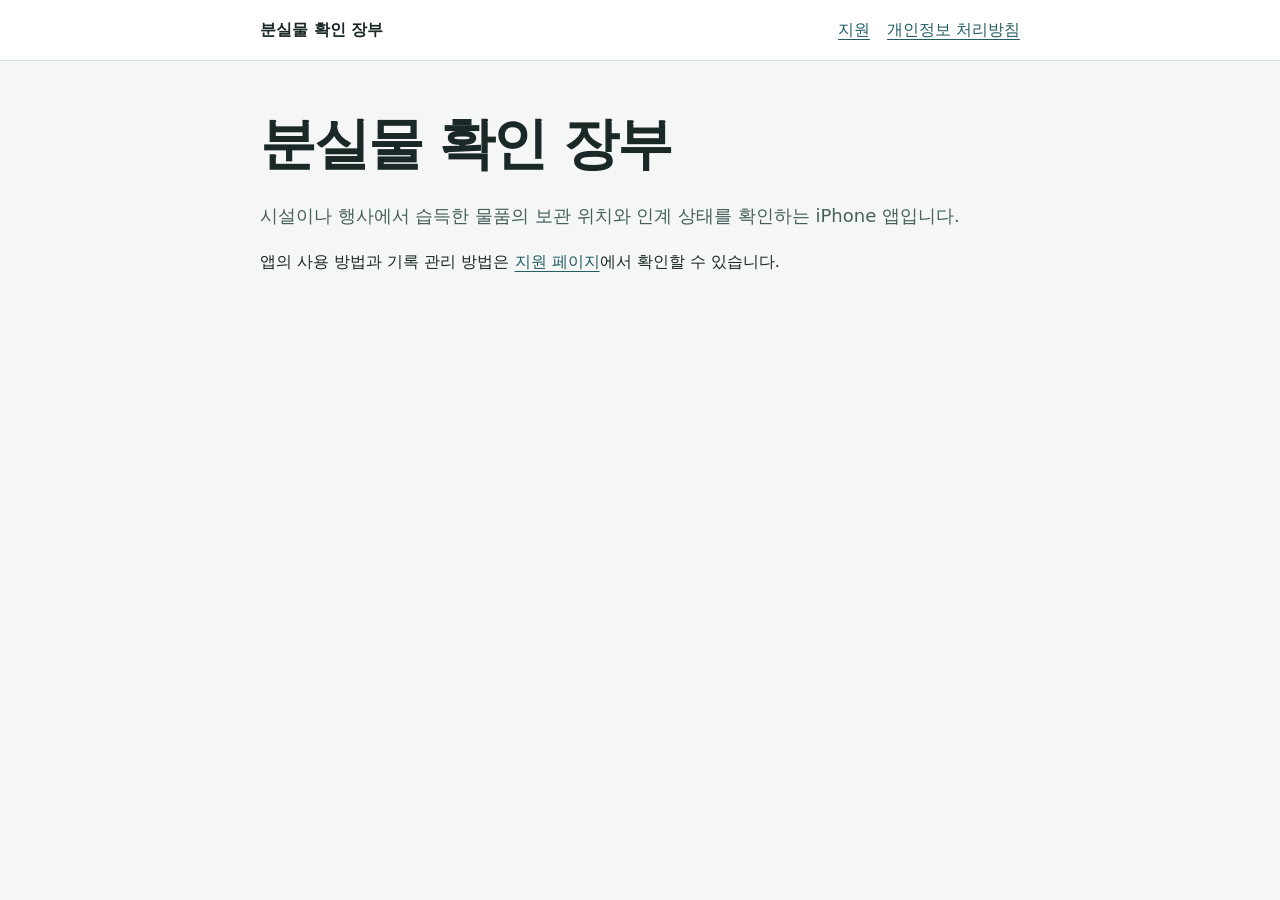
<file: index.html>
<!doctype html>
<html lang="ko"><head><meta charset="utf-8"><meta name="viewport" content="width=device-width,initial-scale=1"><title>분실물 확인 장부</title><link rel="stylesheet" href="style.css"></head>
<body><header><nav aria-label="페이지"><a href="./">분실물 확인 장부</a><div><a href="support/">지원</a><a href="privacy/">개인정보 처리방침</a></div></nav></header>
<main><h1>분실물 확인 장부</h1><p class="summary">시설이나 행사에서 습득한 물품의 보관 위치와 인계 상태를 확인하는 iPhone 앱입니다.</p><p>앱의 사용 방법과 기록 관리 방법은 <a href="support/">지원 페이지</a>에서 확인할 수 있습니다.</p></main></body></html>
</file>
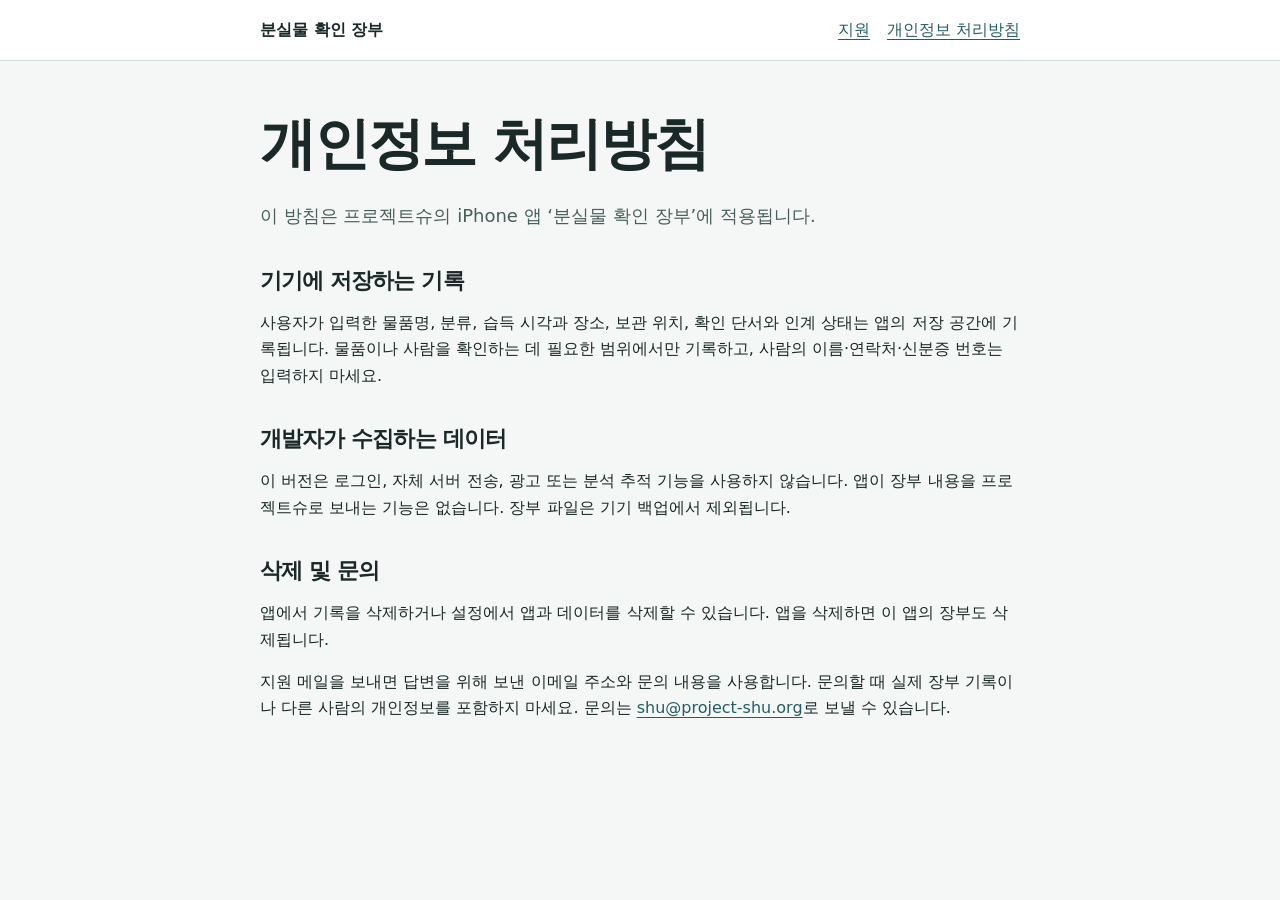
<file: privacy/index.html>
<!doctype html>
<html lang="ko"><head><meta charset="utf-8"><meta name="viewport" content="width=device-width,initial-scale=1"><title>개인정보 처리방침 · 분실물 확인 장부</title><link rel="stylesheet" href="../style.css"></head>
<body><header><nav aria-label="페이지"><a href="../">분실물 확인 장부</a><div><a href="../support/">지원</a><a href="./" aria-current="page">개인정보 처리방침</a></div></nav></header>
<main><h1>개인정보 처리방침</h1><p class="summary">이 방침은 프로젝트슈의 iPhone 앱 ‘분실물 확인 장부’에 적용됩니다.</p>
<h2>기기에 저장하는 기록</h2><p>사용자가 입력한 물품명, 분류, 습득 시각과 장소, 보관 위치, 확인 단서와 인계 상태는 앱의 저장 공간에 기록됩니다. 물품이나 사람을 확인하는 데 필요한 범위에서만 기록하고, 사람의 이름·연락처·신분증 번호는 입력하지 마세요.</p>
<h2>개발자가 수집하는 데이터</h2><p>이 버전은 로그인, 자체 서버 전송, 광고 또는 분석 추적 기능을 사용하지 않습니다. 앱이 장부 내용을 프로젝트슈로 보내는 기능은 없습니다. 장부 파일은 기기 백업에서 제외됩니다.</p>
<h2>삭제 및 문의</h2><p>앱에서 기록을 삭제하거나 설정에서 앱과 데이터를 삭제할 수 있습니다. 앱을 삭제하면 이 앱의 장부도 삭제됩니다.</p><p>지원 메일을 보내면 답변을 위해 보낸 이메일 주소와 문의 내용을 사용합니다. 문의할 때 실제 장부 기록이나 다른 사람의 개인정보를 포함하지 마세요. 문의는 <a href="mailto:shu@project-shu.org">shu@project-shu.org</a>로 보낼 수 있습니다.</p></main></body></html>
</file>
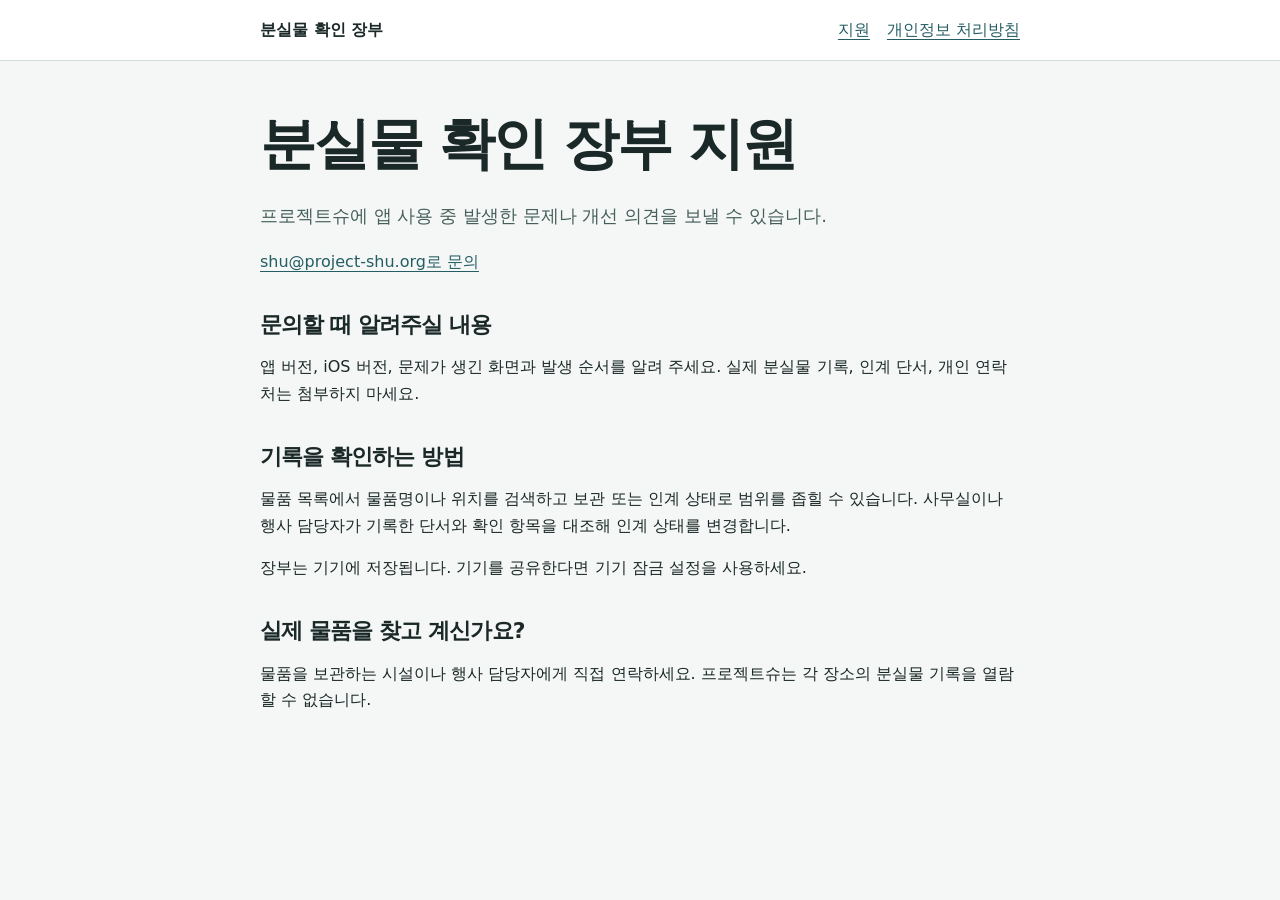
<file: support/index.html>
<!doctype html>
<html lang="ko"><head><meta charset="utf-8"><meta name="viewport" content="width=device-width,initial-scale=1"><title>지원 · 분실물 확인 장부</title><link rel="stylesheet" href="../style.css"></head>
<body><header><nav aria-label="페이지"><a href="../">분실물 확인 장부</a><div><a href="./" aria-current="page">지원</a><a href="../privacy/">개인정보 처리방침</a></div></nav></header>
<main><h1>분실물 확인 장부 지원</h1><p class="summary">프로젝트슈에 앱 사용 중 발생한 문제나 개선 의견을 보낼 수 있습니다.</p><p><a href="mailto:shu@project-shu.org?subject=%EB%B6%84%EC%8B%A4%EB%AC%BC%20%ED%99%95%EC%9D%B8%20%EC%9E%A5%EB%B6%80%20%EC%A7%80%EC%9B%90">shu@project-shu.org로 문의</a></p>
<h2>문의할 때 알려주실 내용</h2><p>앱 버전, iOS 버전, 문제가 생긴 화면과 발생 순서를 알려 주세요. 실제 분실물 기록, 인계 단서, 개인 연락처는 첨부하지 마세요.</p>
<h2>기록을 확인하는 방법</h2><p>물품 목록에서 물품명이나 위치를 검색하고 보관 또는 인계 상태로 범위를 좁힐 수 있습니다. 사무실이나 행사 담당자가 기록한 단서와 확인 항목을 대조해 인계 상태를 변경합니다.</p><p>장부는 기기에 저장됩니다. 기기를 공유한다면 기기 잠금 설정을 사용하세요.</p>
<h2>실제 물품을 찾고 계신가요?</h2><p>물품을 보관하는 시설이나 행사 담당자에게 직접 연락하세요. 프로젝트슈는 각 장소의 분실물 기록을 열람할 수 없습니다.</p></main></body></html>
</file>
<file: style.css>
:root{font-family:Geist,"Apple SD Gothic Neo",system-ui,sans-serif;color:#1a2827;background:#f4f7f5;color-scheme:light;line-height:1.64}body{margin:0}header{border-bottom:1px solid #d1ded8;background:#fff}nav{max-width:760px;margin:auto;display:flex;justify-content:space-between;align-items:center;gap:16px;padding:17px 24px}a{color:#245d63;text-underline-offset:4px}nav>a{color:#1a2827;font-weight:700;text-decoration:none}nav div{display:flex;gap:17px}main{max-width:760px;margin:0 auto;padding:48px 24px 78px}h1,h2{line-height:1.25;letter-spacing:-.04em}h1{font-size:clamp(32px,7vw,56px);margin:0 0 22px}h2{margin:36px 0 10px;font-size:22px}li+li{margin-top:8px}.summary{font-size:18px;color:#465f5b}.note{border-left:3px solid #7aaba3;padding-left:14px;color:#465f5b}a:focus-visible{outline:2px solid #245d63;outline-offset:3px}
</file>
